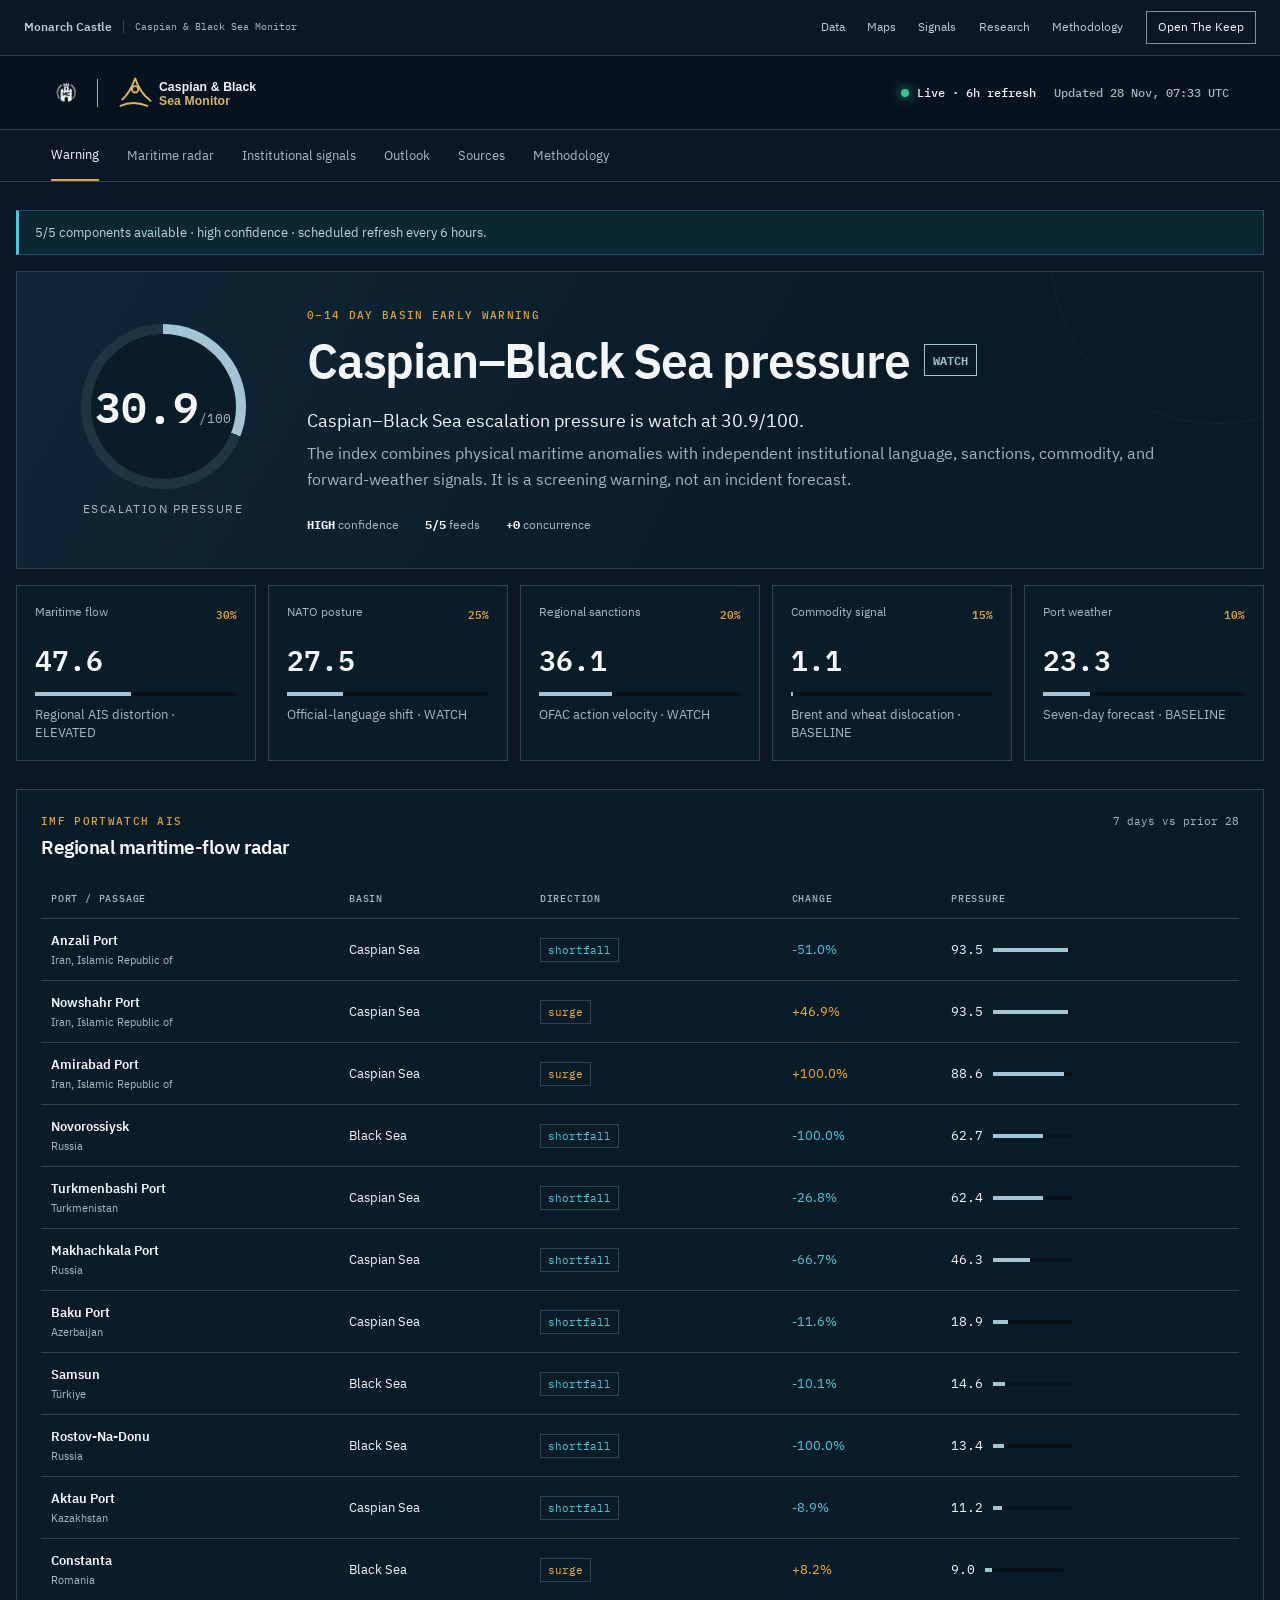
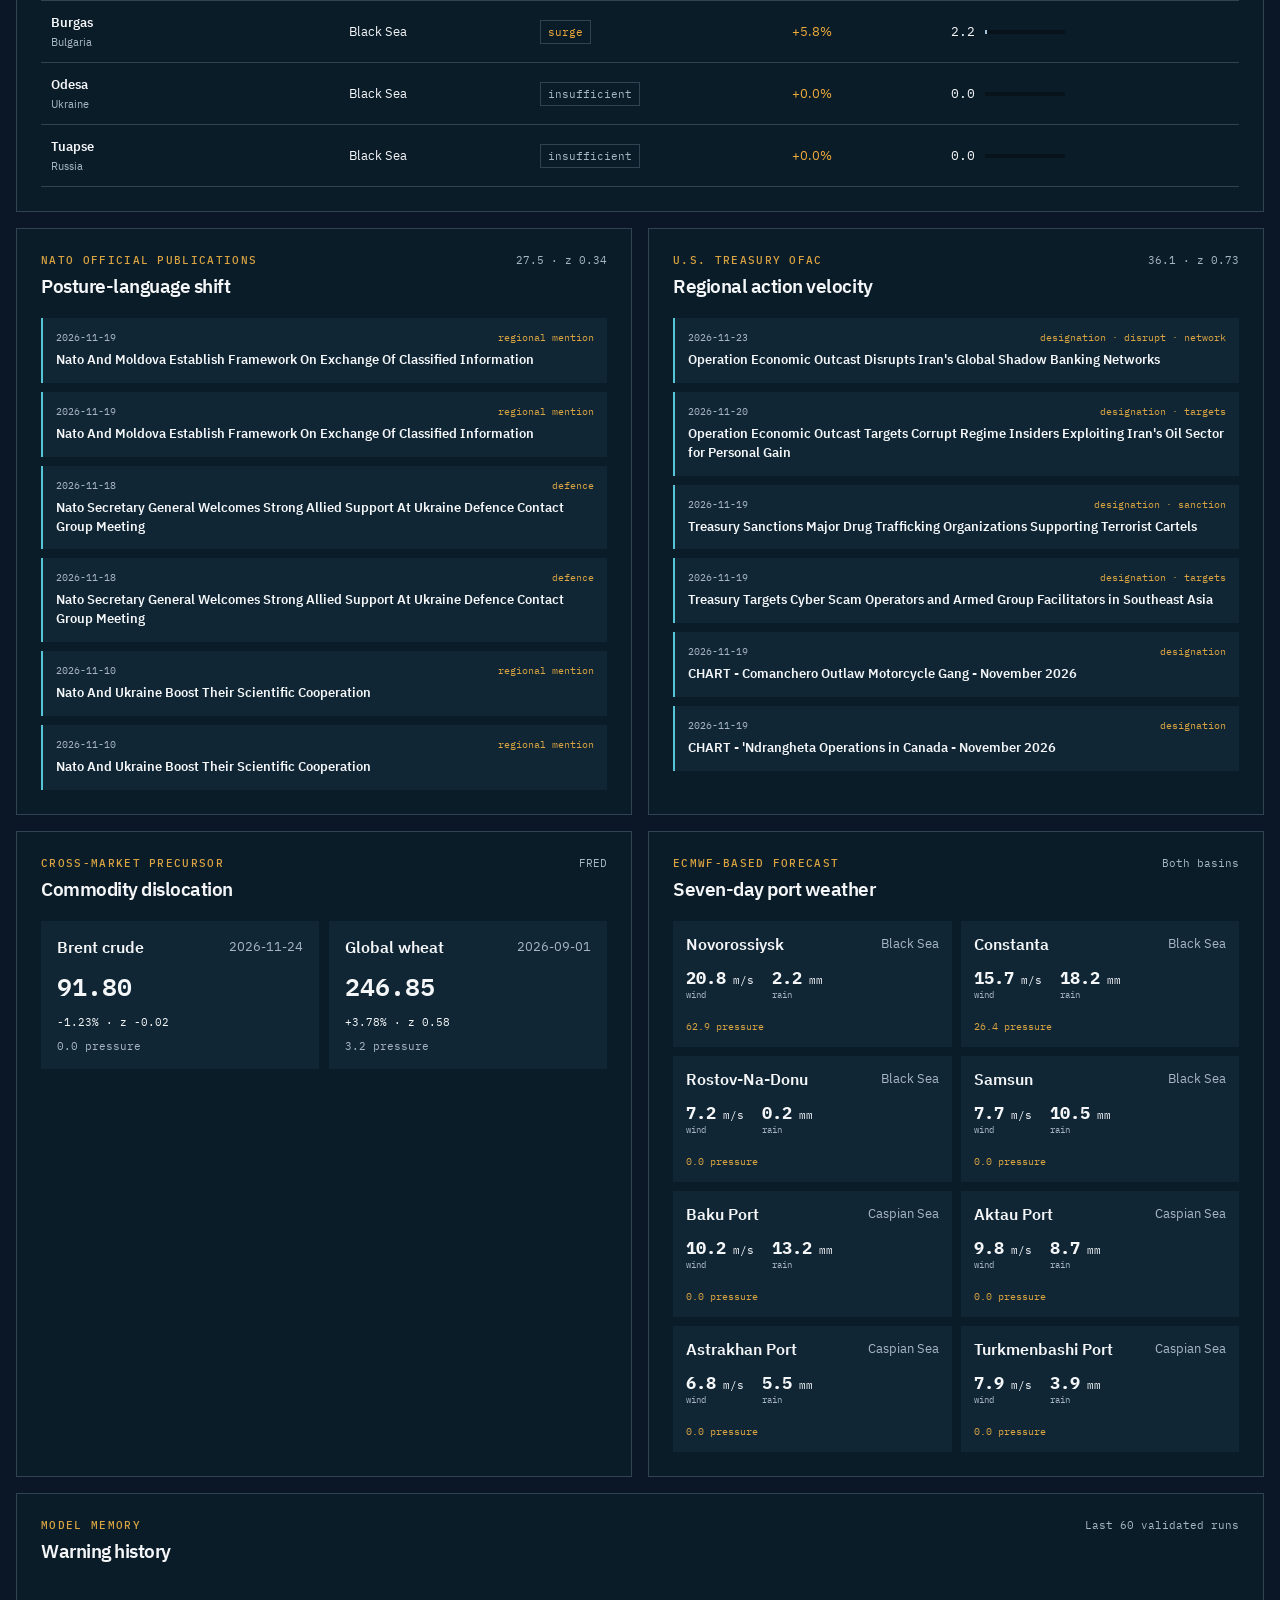
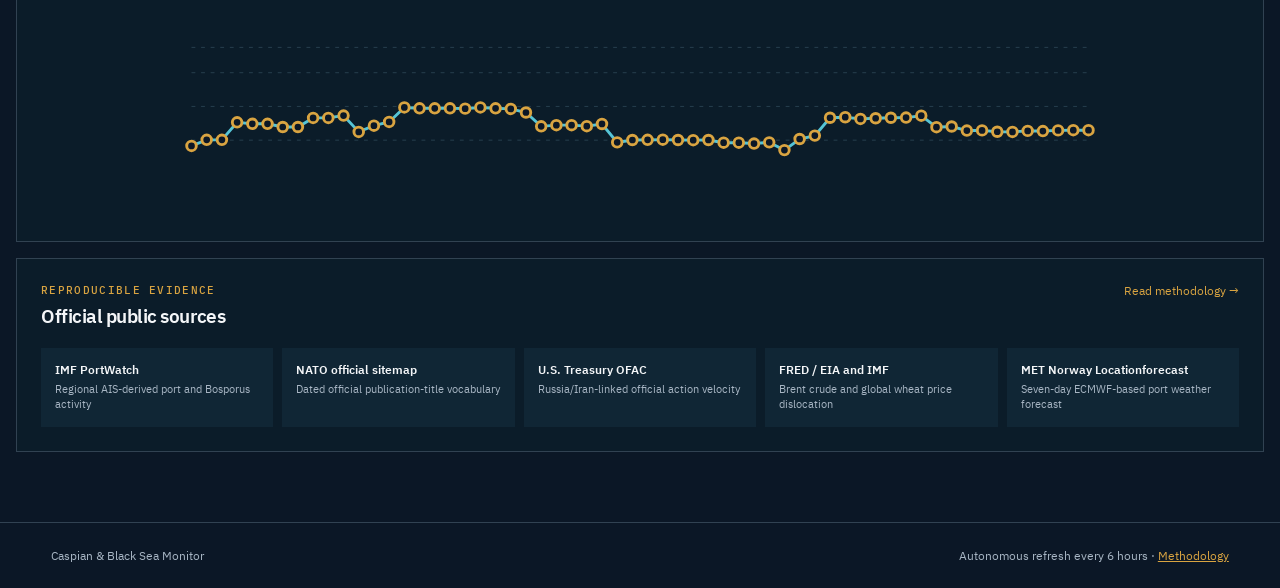
<file: index.html>
<!doctype html>
<html lang="en">
<head>
  <meta charset="utf-8">
  <meta name="viewport" content="width=device-width,initial-scale=1">
  <title>Caspian &amp; Black Sea Monitor — Early Warning</title>
  <meta name="description" content="Autonomous early warning for escalation pressure across the Caspian and Black Sea basins.">
  <meta name="theme-color" content="#06131e">
  <link rel="canonical" href="https://monarchcastletech.github.io/caspian-black-sea-monitor/">
  <link rel="icon" href="assets/product-logo.svg" type="image/svg+xml">
  <link rel="stylesheet" href="assets/style.css">
<link rel="stylesheet" href="./assets/monarch/design.css">
</head>
<body class="monarch-product" data-monarch-product="caspian-black-sea-monitor">
<header class="monarch-shell"><a class="monarch-shell-brand" href="https://monarchcastle.com/">Monarch Castle<span class="monarch-shell-product">Caspian &amp; Black Sea Monitor</span></a><nav aria-label="Monarch Castle collection"><a href="https://monarchcastle.com/datasets/">Data</a><a href="https://monarchcastle.com/products/">Maps</a><a href="https://monarchcastle.com/insights/">Signals</a><a href="https://monarchcastle.com/developers/">Research</a><a href="https://monarchcastle.com/methodology/">Methodology</a><a class="monarch-shell-keep" href="https://monarchcastle.com/platform/">Open The Keep</a></nav><details><summary>Collection</summary><nav aria-label="Monarch Castle collection"><a href="https://monarchcastle.com/datasets/">Data</a><a href="https://monarchcastle.com/products/">Maps</a><a href="https://monarchcastle.com/insights/">Signals</a><a href="https://monarchcastle.com/developers/">Research</a><a href="https://monarchcastle.com/methodology/">Methodology</a><a class="monarch-shell-keep" href="https://monarchcastle.com/platform/">Open The Keep</a></nav></details></header>
  <a class="skip-link" href="#overview">Skip to warning</a>
  <header class="site-header">
    <a class="brand" href="./" aria-label="Caspian and Black Sea Monitor home">
      <img class="mct-mark" src="assets/mct-mark.png" alt="Monarch Castle Technologies">
      <span class="brand-rule"></span>
      <img class="product-logo" src="assets/product-logo.svg" alt="Caspian and Black Sea Monitor">
    </a>
    <div class="live-meta"><span class="live-pill"><i></i><span id="mode">Loading</span></span><span id="generated">—</span></div>
  </header>
  <nav class="site-nav" aria-label="Primary">
    <a class="active" href="#overview">Warning</a>
    <a href="#maritime">Maritime radar</a>
    <a href="#institutional">Institutional signals</a>
    <a href="#outlook">Outlook</a>
    <a href="#sources">Sources</a>
    <a href="methodology/">Methodology</a>
  </nav>

  <main id="overview">
    <div class="status-strip" id="status-strip" role="status">Loading validated public data…</div>
    <section class="warning-panel" aria-labelledby="warning-title">
      <div class="score-block"><div class="score-ring" id="score-ring"><div><strong id="score">—</strong><span>/100</span></div></div><div class="score-caption">Escalation pressure</div></div>
      <div class="warning-copy">
        <p class="eyebrow">0–14 day basin early warning</p>
        <div class="warning-heading"><h1 id="warning-title">Caspian–Black Sea pressure</h1><span class="state-badge" id="status">—</span></div>
        <p class="headline" id="headline">Calculating current signal…</p>
        <p class="interpretation" id="interpretation"></p>
        <div class="warning-meta"><span><b id="confidence">—</b> confidence</span><span><b id="coverage">—</b> feeds</span><span><b id="bonus">—</b> concurrence</span></div>
      </div>
    </section>

    <section class="component-grid" id="components" aria-label="Warning components"></section>

    <section class="panel section-panel" id="maritime">
      <header class="panel-header"><div><p class="eyebrow">IMF PortWatch AIS</p><h2>Regional maritime-flow radar</h2></div><span class="panel-note">7 days vs prior 28</span></header>
      <div class="table-wrap"><table><thead><tr><th>Port / passage</th><th>Basin</th><th>Direction</th><th>Change</th><th>Pressure</th></tr></thead><tbody id="flow-rows"></tbody></table></div>
    </section>

    <section class="content-grid" id="institutional">
      <article class="panel">
        <header class="panel-header"><div><p class="eyebrow">NATO official publications</p><h2>Posture-language shift</h2></div><span class="panel-note" id="nato-meta">—</span></header>
        <div class="signal-list" id="nato-list"></div>
      </article>
      <article class="panel">
        <header class="panel-header"><div><p class="eyebrow">U.S. Treasury OFAC</p><h2>Regional action velocity</h2></div><span class="panel-note" id="ofac-meta">—</span></header>
        <div class="signal-list" id="ofac-list"></div>
      </article>
    </section>

    <section class="content-grid" id="outlook">
      <article class="panel">
        <header class="panel-header"><div><p class="eyebrow">Cross-market precursor</p><h2>Commodity dislocation</h2></div><span class="panel-note">FRED</span></header>
        <div class="market-grid" id="market-grid"></div>
      </article>
      <article class="panel">
        <header class="panel-header"><div><p class="eyebrow">ECMWF-based forecast</p><h2>Seven-day port weather</h2></div><span class="panel-note">Both basins</span></header>
        <div class="weather-grid" id="weather-grid"></div>
      </article>
    </section>

    <section class="panel section-panel">
      <header class="panel-header"><div><p class="eyebrow">Model memory</p><h2>Warning history</h2></div><span class="panel-note">Last 60 validated runs</span></header>
      <div class="chart" id="history-chart"></div>
    </section>

    <section class="panel section-panel" id="sources">
      <header class="panel-header"><div><p class="eyebrow">Reproducible evidence</p><h2>Official public sources</h2></div><a class="text-link" href="methodology/">Read methodology →</a></header>
      <div class="source-grid" id="source-grid"></div>
    </section>
  </main>
  <footer><span>Caspian &amp; Black Sea Monitor</span><span>Autonomous refresh every 6 hours · <a href="methodology/">Methodology</a></span></footer>
  <script src="assets/app.js"></script>
</body>
</html>
</file>
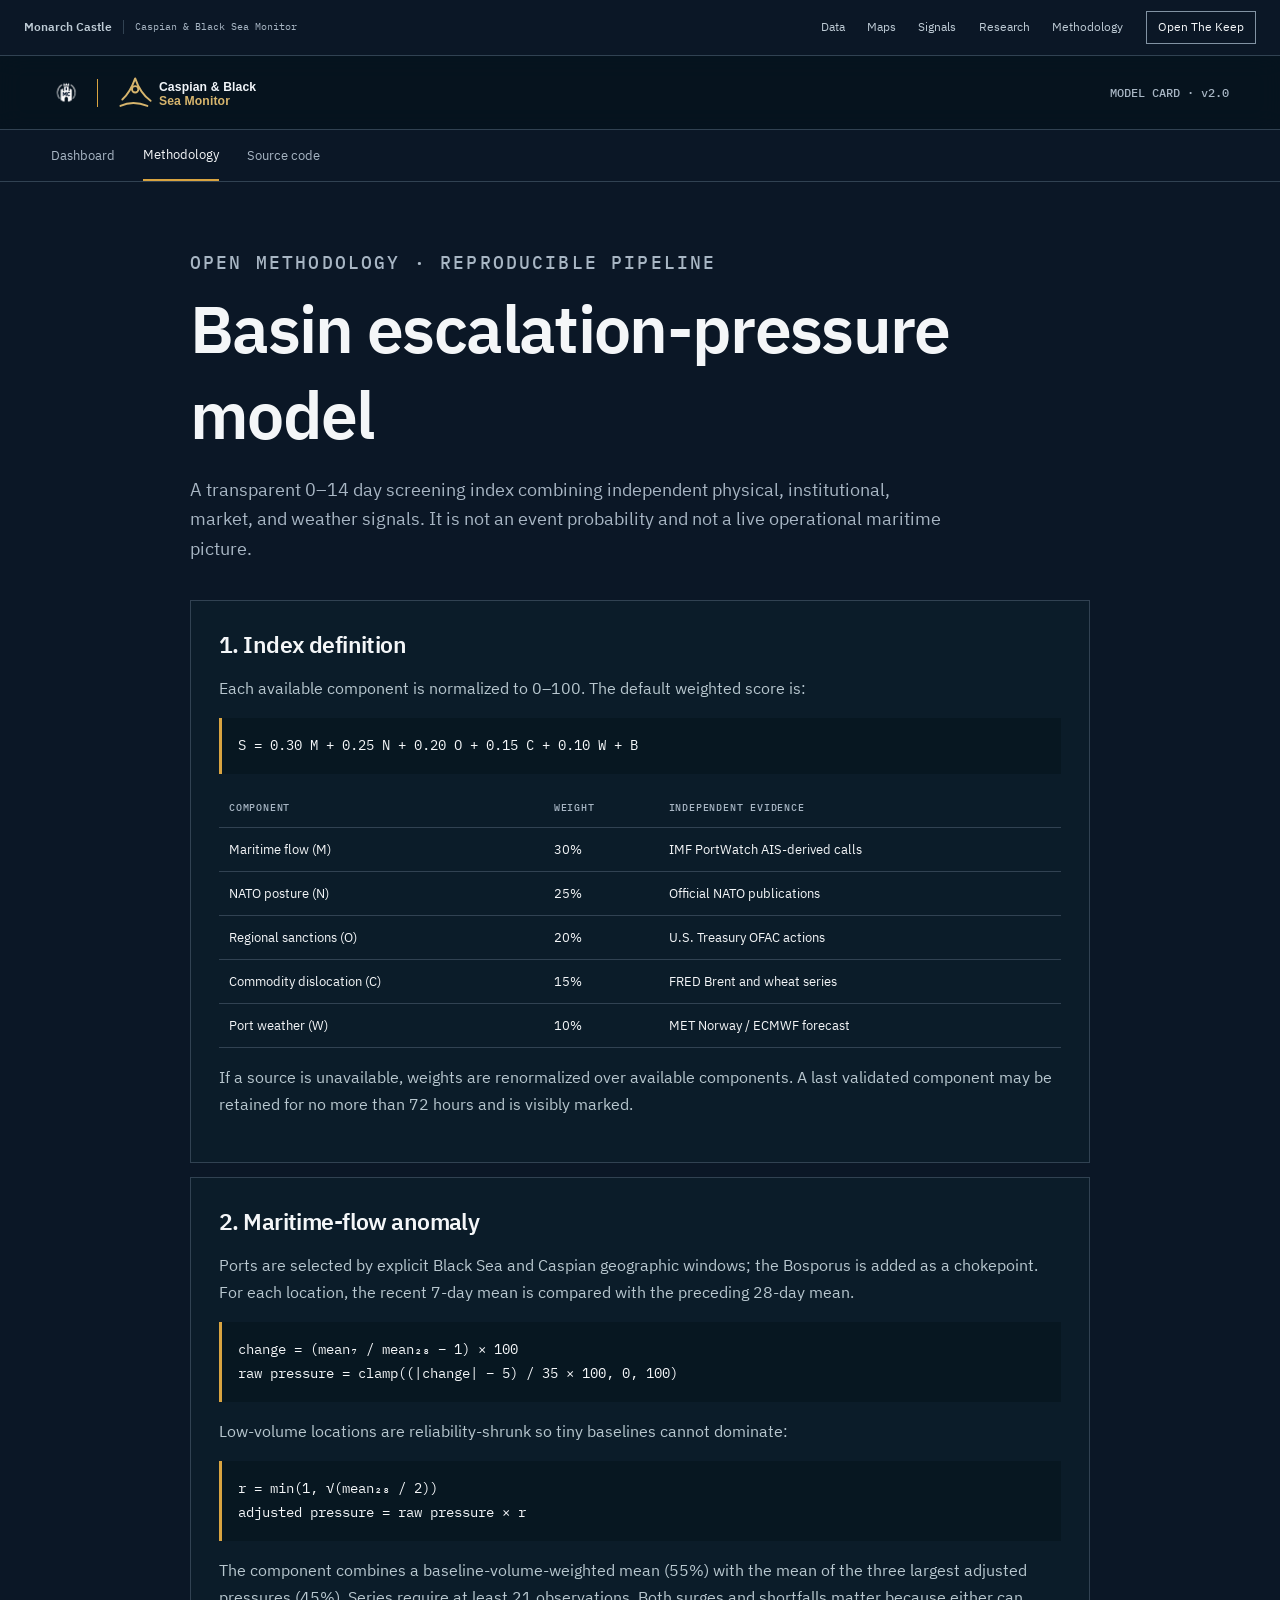
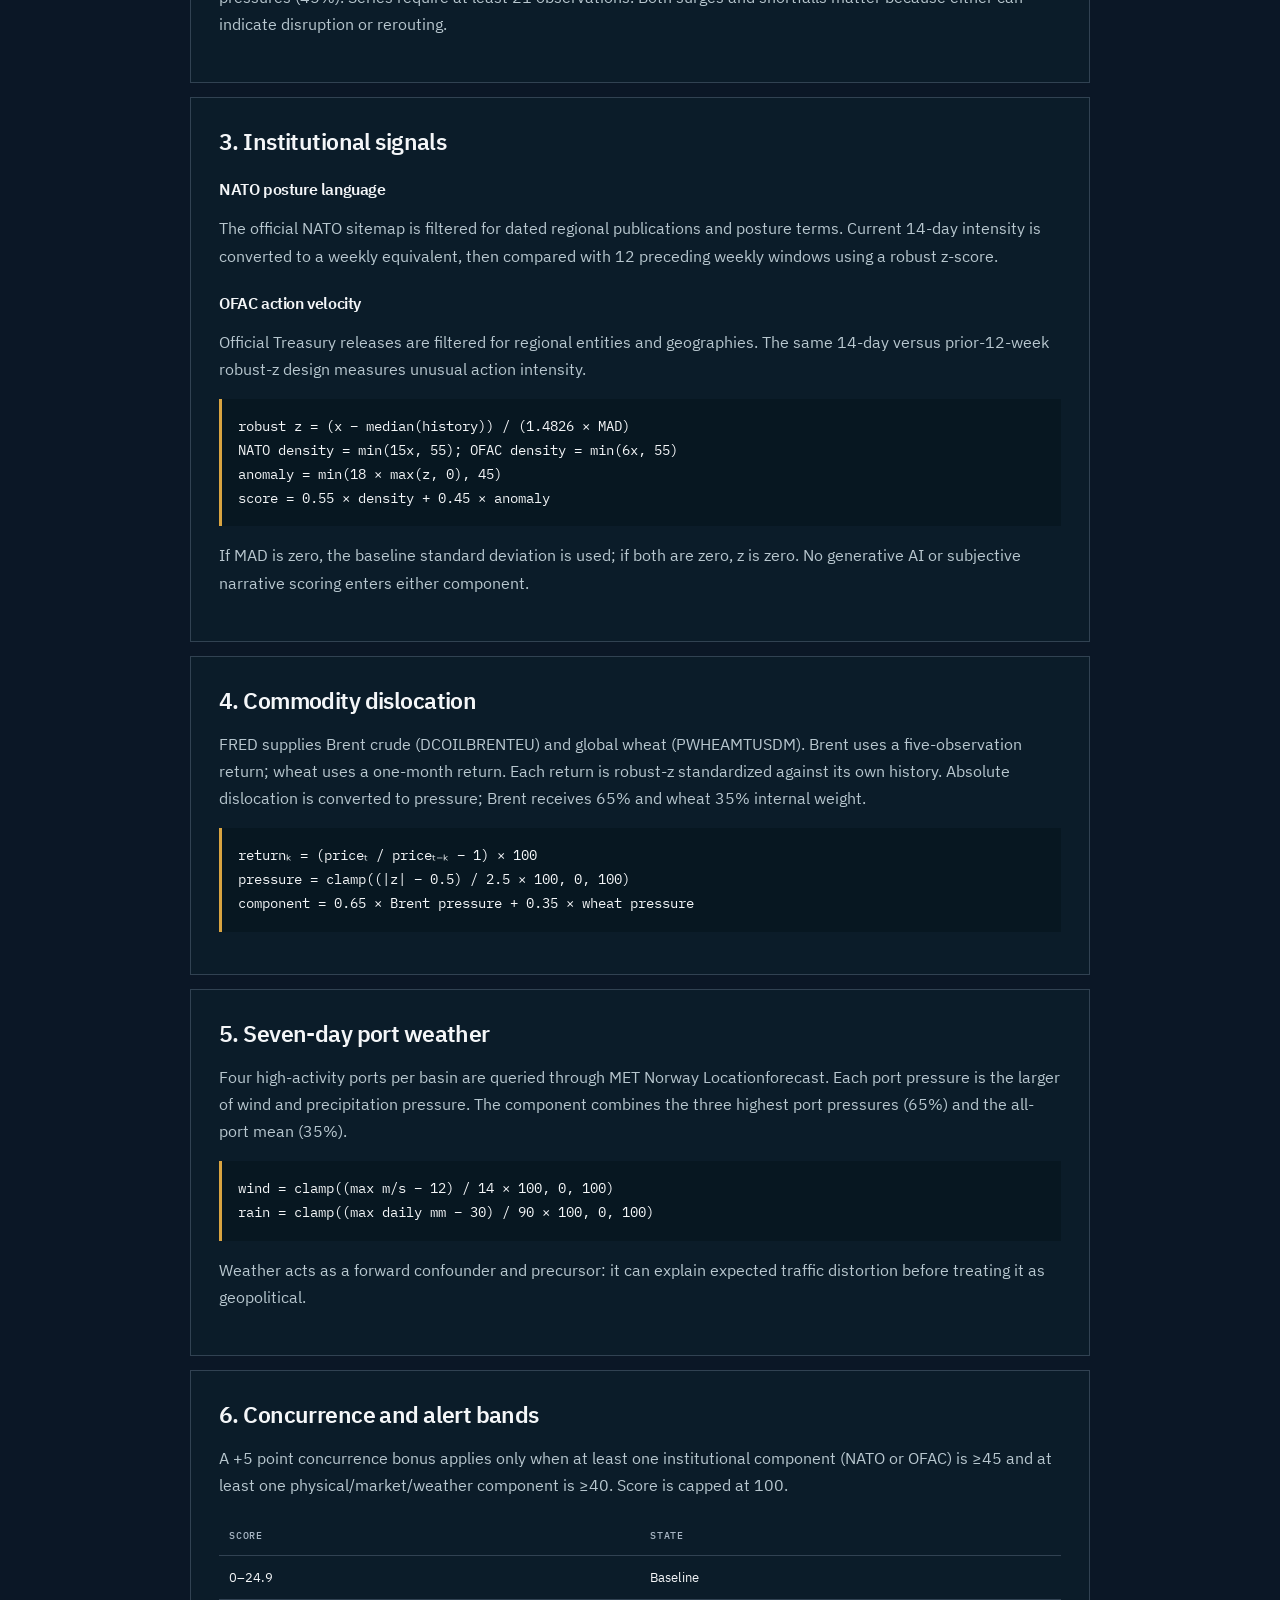
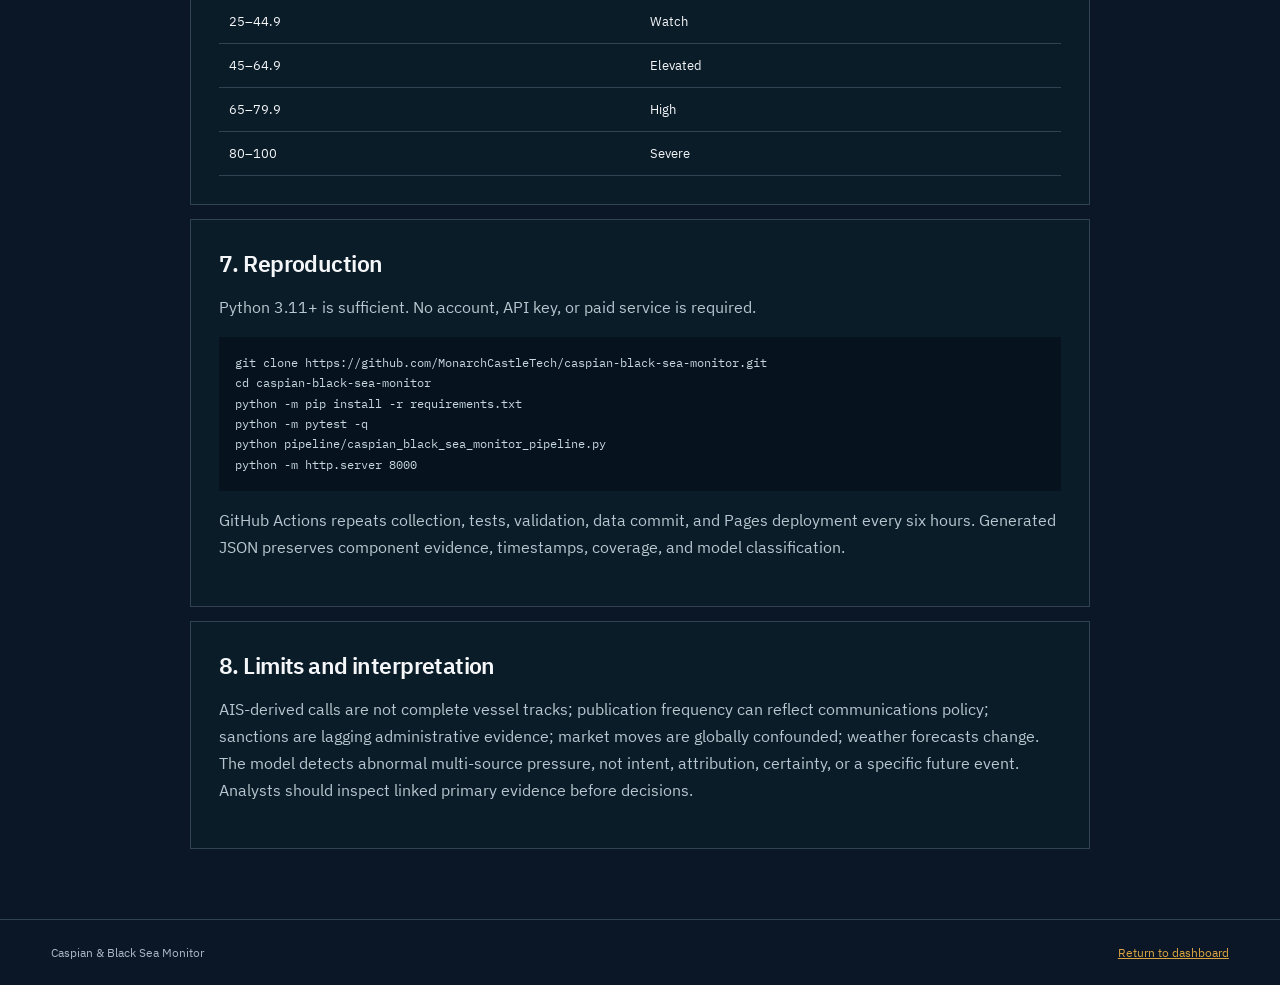
<file: methodology/index.html>
<!doctype html><html lang="en"><head><meta charset="utf-8"><meta name="viewport" content="width=device-width,initial-scale=1"><title>Methodology — Caspian &amp; Black Sea Monitor</title><meta name="description" content="Reproducible methodology for the autonomous Caspian and Black Sea escalation-pressure index."><meta name="theme-color" content="#06131e"><link rel="icon" href="../assets/product-logo.svg" type="image/svg+xml"><link rel="stylesheet" href="../assets/style.css"><link rel="stylesheet" href="../assets/monarch/design.css">
</head><body class="monarch-product" data-monarch-product="caspian-black-sea-monitor">
<header class="monarch-shell"><a class="monarch-shell-brand" href="https://monarchcastle.com/">Monarch Castle<span class="monarch-shell-product">Caspian &amp; Black Sea Monitor</span></a><nav aria-label="Monarch Castle collection"><a href="https://monarchcastle.com/datasets/">Data</a><a href="https://monarchcastle.com/products/">Maps</a><a href="https://monarchcastle.com/insights/">Signals</a><a href="https://monarchcastle.com/developers/">Research</a><a href="https://monarchcastle.com/methodology/">Methodology</a><a class="monarch-shell-keep" href="https://monarchcastle.com/platform/">Open The Keep</a></nav><details><summary>Collection</summary><nav aria-label="Monarch Castle collection"><a href="https://monarchcastle.com/datasets/">Data</a><a href="https://monarchcastle.com/products/">Maps</a><a href="https://monarchcastle.com/insights/">Signals</a><a href="https://monarchcastle.com/developers/">Research</a><a href="https://monarchcastle.com/methodology/">Methodology</a><a class="monarch-shell-keep" href="https://monarchcastle.com/platform/">Open The Keep</a></nav></details></header>
<header class="site-header"><a class="brand" href="../"><img class="mct-mark" src="../assets/mct-mark.png" alt="Monarch Castle Technologies"><span class="brand-rule"></span><img class="product-logo" src="../assets/product-logo.svg" alt="Caspian and Black Sea Monitor"></a><div class="live-meta">MODEL CARD · v2.0</div></header>
<nav class="site-nav"><a href="../">Dashboard</a><a class="active" href="./">Methodology</a><a href="https://github.com/MonarchCastleTech/caspian-black-sea-monitor">Source code</a></nav>
<main class="method-main"><header class="method-hero"><p class="eyebrow">Open methodology · reproducible pipeline</p><h1>Basin escalation-pressure model</h1><p>A transparent 0–14 day screening index combining independent physical, institutional, market, and weather signals. It is not an event probability and not a live operational maritime picture.</p></header>
<section class="method-section"><h2>1. Index definition</h2><p>Each available component is normalized to 0–100. The default weighted score is:</p><p class="formula">S = 0.30 M + 0.25 N + 0.20 O + 0.15 C + 0.10 W + B</p><table class="weight-table"><thead><tr><th>Component</th><th>Weight</th><th>Independent evidence</th></tr></thead><tbody><tr><td>Maritime flow (M)</td><td>30%</td><td>IMF PortWatch AIS-derived calls</td></tr><tr><td>NATO posture (N)</td><td>25%</td><td>Official NATO publications</td></tr><tr><td>Regional sanctions (O)</td><td>20%</td><td>U.S. Treasury OFAC actions</td></tr><tr><td>Commodity dislocation (C)</td><td>15%</td><td>FRED Brent and wheat series</td></tr><tr><td>Port weather (W)</td><td>10%</td><td>MET Norway / ECMWF forecast</td></tr></tbody></table><p>If a source is unavailable, weights are renormalized over available components. A last validated component may be retained for no more than 72 hours and is visibly marked.</p></section>
<section class="method-section"><h2>2. Maritime-flow anomaly</h2><p>Ports are selected by explicit Black Sea and Caspian geographic windows; the Bosporus is added as a chokepoint. For each location, the recent 7-day mean is compared with the preceding 28-day mean.</p><p class="formula">change = (mean₇ / mean₂₈ − 1) × 100<br>raw pressure = clamp((|change| − 5) / 35 × 100, 0, 100)</p><p>Low-volume locations are reliability-shrunk so tiny baselines cannot dominate:</p><p class="formula">r = min(1, √(mean₂₈ / 2))<br>adjusted pressure = raw pressure × r</p><p>The component combines a baseline-volume-weighted mean (55%) with the mean of the three largest adjusted pressures (45%). Series require at least 21 observations. Both surges and shortfalls matter because either can indicate disruption or rerouting.</p></section>
<section class="method-section"><h2>3. Institutional signals</h2><h3>NATO posture language</h3><p>The official NATO sitemap is filtered for dated regional publications and posture terms. Current 14-day intensity is converted to a weekly equivalent, then compared with 12 preceding weekly windows using a robust z-score.</p><h3>OFAC action velocity</h3><p>Official Treasury releases are filtered for regional entities and geographies. The same 14-day versus prior-12-week robust-z design measures unusual action intensity.</p><p class="formula">robust z = (x − median(history)) / (1.4826 × MAD)<br>NATO density = min(15x, 55); OFAC density = min(6x, 55)<br>anomaly = min(18 × max(z, 0), 45)<br>score = 0.55 × density + 0.45 × anomaly</p><p>If MAD is zero, the baseline standard deviation is used; if both are zero, z is zero. No generative AI or subjective narrative scoring enters either component.</p></section>
<section class="method-section"><h2>4. Commodity dislocation</h2><p>FRED supplies Brent crude (DCOILBRENTEU) and global wheat (PWHEAMTUSDM). Brent uses a five-observation return; wheat uses a one-month return. Each return is robust-z standardized against its own history. Absolute dislocation is converted to pressure; Brent receives 65% and wheat 35% internal weight.</p><p class="formula">returnₖ = (priceₜ / priceₜ₋ₖ − 1) × 100<br>pressure = clamp((|z| − 0.5) / 2.5 × 100, 0, 100)<br>component = 0.65 × Brent pressure + 0.35 × wheat pressure</p></section>
<section class="method-section"><h2>5. Seven-day port weather</h2><p>Four high-activity ports per basin are queried through MET Norway Locationforecast. Each port pressure is the larger of wind and precipitation pressure. The component combines the three highest port pressures (65%) and the all-port mean (35%).</p><p class="formula">wind = clamp((max m/s − 12) / 14 × 100, 0, 100)<br>rain = clamp((max daily mm − 30) / 90 × 100, 0, 100)</p><p>Weather acts as a forward confounder and precursor: it can explain expected traffic distortion before treating it as geopolitical.</p></section>
<section class="method-section"><h2>6. Concurrence and alert bands</h2><p>A +5 point concurrence bonus applies only when at least one institutional component (NATO or OFAC) is ≥45 and at least one physical/market/weather component is ≥40. Score is capped at 100.</p><table class="weight-table"><thead><tr><th>Score</th><th>State</th></tr></thead><tbody><tr><td>0–24.9</td><td>Baseline</td></tr><tr><td>25–44.9</td><td>Watch</td></tr><tr><td>45–64.9</td><td>Elevated</td></tr><tr><td>65–79.9</td><td>High</td></tr><tr><td>80–100</td><td>Severe</td></tr></tbody></table></section>
<section class="method-section"><h2>7. Reproduction</h2><p>Python 3.11+ is sufficient. No account, API key, or paid service is required.</p><pre>git clone https://github.com/MonarchCastleTech/caspian-black-sea-monitor.git
cd caspian-black-sea-monitor
python -m pip install -r requirements.txt
python -m pytest -q
python pipeline/caspian_black_sea_monitor_pipeline.py
python -m http.server 8000</pre><p>GitHub Actions repeats collection, tests, validation, data commit, and Pages deployment every six hours. Generated JSON preserves component evidence, timestamps, coverage, and model classification.</p></section>
<section class="method-section"><h2>8. Limits and interpretation</h2><p>AIS-derived calls are not complete vessel tracks; publication frequency can reflect communications policy; sanctions are lagging administrative evidence; market moves are globally confounded; weather forecasts change. The model detects abnormal multi-source pressure, not intent, attribution, certainty, or a specific future event. Analysts should inspect linked primary evidence before decisions.</p></section></main><footer><span>Caspian &amp; Black Sea Monitor</span><span><a href="../">Return to dashboard</a></span></footer></body></html>
</file>
<file: assets/style.css>
@import url('https://fonts.googleapis.com/css2?family=IBM+Plex+Mono:wght@400;500;600&family=Inter:wght@400;500;600;700&display=swap');
:root{--bg:#06131e;--surface:#0b1c29;--surface2:#102635;--line:#263d4c;--text:#eef4f6;--muted:#8fa6b3;--gold:#d9a441;--cyan:#55c4d6;--green:#39c28f;--amber:#efab3a;--red:#ee6363;--accent:var(--amber);font-family:Inter,system-ui,sans-serif;color-scheme:dark}
*{box-sizing:border-box}html{scroll-behavior:smooth}body{margin:0;background:radial-gradient(circle at 80% -20%,#123447 0,transparent 38%),var(--bg);color:var(--text);min-width:0}body[data-status="normal"]{--accent:var(--green)}body[data-status="watch"]{--accent:var(--amber)}body[data-status="elevated"]{--accent:#f1843c}body[data-status="severe"],body[data-status="critical"]{--accent:var(--red)}a{color:inherit}.skip-link{position:fixed;left:1rem;top:-5rem;background:var(--text);color:var(--bg);padding:.7rem 1rem;z-index:20}.skip-link:focus{top:1rem}.site-header{height:74px;display:flex;align-items:center;justify-content:space-between;padding:0 clamp(1rem,4vw,4.5rem);border-bottom:1px solid var(--line);background:#06131ee8;backdrop-filter:blur(12px);position:relative;z-index:2}.brand{display:flex;align-items:center;gap:16px;text-decoration:none;min-width:0}.mct-mark{width:30px;height:30px;object-fit:contain}.brand-rule{height:28px;width:1px;background:var(--gold)}.product-logo{height:41px;width:auto;max-width:min(340px,55vw)}.live-meta{display:flex;align-items:center;gap:18px;color:var(--muted);font:500 12px 'IBM Plex Mono',monospace}.live-pill{display:flex;align-items:center;gap:8px;color:var(--text)}.live-pill i{width:8px;height:8px;border-radius:50%;background:var(--green);box-shadow:0 0 12px var(--green)}.site-nav{display:flex;gap:28px;padding:0 clamp(1rem,4vw,4.5rem);height:52px;align-items:center;border-bottom:1px solid var(--line);overflow-x:auto;white-space:nowrap}.site-nav a{height:100%;display:flex;align-items:center;text-decoration:none;color:var(--muted);font-size:13px}.site-nav a:hover,.site-nav .active{color:var(--text);border-bottom:2px solid var(--gold)}main{width:min(1380px,calc(100% - 2rem));margin:28px auto 70px}.status-strip{padding:13px 16px;border:1px solid #25506a;border-left:3px solid var(--cyan);background:#0a2633;color:#b9d7df;font-size:13px;margin-bottom:16px}.warning-panel{display:grid;grid-template-columns:220px 1fr;gap:34px;align-items:center;padding:36px;background:linear-gradient(120deg,#102636,#0a1b28 65%);border:1px solid var(--line);position:relative;overflow:hidden}.warning-panel:after{content:"";position:absolute;width:330px;height:330px;border:1px solid #ffffff0a;border-radius:50%;right:-120px;top:-180px}.score-block{text-align:center}.score-ring{--score:0deg;width:165px;height:165px;margin:auto;border-radius:50%;background:conic-gradient(var(--accent) var(--score),#1d3442 0);display:grid;place-items:center;position:relative}.score-ring:before{content:"";position:absolute;inset:10px;border-radius:50%;background:var(--surface)}.score-ring div{position:relative}.score-ring strong{font:600 43px 'IBM Plex Mono',monospace}.score-ring span{color:var(--muted);font:13px 'IBM Plex Mono',monospace}.score-caption{margin-top:12px;color:var(--muted);font-size:12px;text-transform:uppercase;letter-spacing:.12em}.eyebrow{margin:0 0 7px;color:var(--gold);font:500 11px 'IBM Plex Mono',monospace;text-transform:uppercase;letter-spacing:.12em}.warning-heading{display:flex;align-items:center;gap:14px;flex-wrap:wrap}.warning-heading h1{margin:0;font-size:clamp(27px,4vw,48px);letter-spacing:-.04em}.state-badge{border:1px solid var(--accent);color:var(--accent);font:600 12px 'IBM Plex Mono',monospace;padding:5px 8px}.headline{font-size:18px;margin:18px 0 8px}.interpretation{color:var(--muted);line-height:1.65;max-width:850px;margin:0}.warning-meta{display:flex;gap:26px;margin-top:24px;color:var(--muted);font-size:12px}.warning-meta b{color:var(--text);font-family:'IBM Plex Mono',monospace}.component-grid{display:grid;grid-template-columns:repeat(5,minmax(0,1fr));gap:12px;margin:16px 0 28px}.component-card,.panel{background:var(--surface);border:1px solid var(--line)}.component-card{padding:18px;min-width:0}.component-top{display:flex;justify-content:space-between;gap:8px;color:var(--muted);font-size:12px}.component-top b{color:var(--gold);font:600 11px 'IBM Plex Mono',monospace}.component-card>strong{display:block;font:600 28px 'IBM Plex Mono',monospace;margin:14px 0 10px}.component-card small{display:block;color:var(--muted);line-height:1.4;margin-top:9px}.meter{height:4px;background:#07121a}.meter i{height:100%;display:block;background:var(--accent)}.section-panel{margin:0 0 16px}.panel{padding:24px;min-width:0}.panel-header{display:flex;align-items:flex-start;justify-content:space-between;gap:16px;margin-bottom:20px}.panel-header h2{font-size:19px;margin:0}.panel-note{color:var(--muted);font:11px 'IBM Plex Mono',monospace}.table-wrap{overflow-x:auto}table{width:100%;border-collapse:collapse;min-width:700px}th,td{text-align:left;border-bottom:1px solid var(--line);padding:13px 10px;font-size:13px}th{color:var(--muted);font:500 10px 'IBM Plex Mono',monospace;text-transform:uppercase;letter-spacing:.08em}td small{display:block;color:var(--muted);margin-top:4px}.direction{display:inline-block;border:1px solid var(--line);padding:4px 7px;color:var(--muted);font:11px 'IBM Plex Mono',monospace}.direction.surge,.positive{color:var(--amber)}.direction.shortfall,.negative{color:var(--cyan)}.inline-score{display:flex;align-items:center;gap:10px;font-family:'IBM Plex Mono',monospace}.inline-score i{width:80px;height:4px;background:#07121a}.inline-score em{height:100%;display:block;background:var(--accent)}.content-grid{display:grid;grid-template-columns:1fr 1fr;gap:16px;margin:0 0 16px}.signal-list{display:grid;gap:9px}.signal{display:block;padding:13px;background:var(--surface2);border-left:2px solid var(--cyan);text-decoration:none}.signal:hover{background:#163041}.signal div{display:flex;justify-content:space-between;gap:10px;color:var(--muted);font:10px 'IBM Plex Mono',monospace}.signal em{font-style:normal;color:var(--gold)}.signal b{display:block;font-size:13px;line-height:1.45;margin-top:7px}.market-grid{display:grid;grid-template-columns:1fr 1fr;gap:10px}.market-card{padding:16px;background:var(--surface2);text-decoration:none;display:grid;gap:10px}.market-card div{display:flex;justify-content:space-between;gap:10px}.market-card small{color:var(--muted)}.market-card strong{font:600 25px 'IBM Plex Mono',monospace}.market-card span,.market-card em{font:11px 'IBM Plex Mono',monospace}.market-card em{color:var(--muted);font-style:normal}.weather-grid{display:grid;grid-template-columns:repeat(2,1fr);gap:9px}.weather-card{padding:13px;background:var(--surface2)}.weather-card>div:first-child{display:flex;justify-content:space-between}.weather-card small{color:var(--muted)}.weather-values{display:flex;gap:18px;margin:13px 0}.weather-values span{font:11px 'IBM Plex Mono',monospace}.weather-values b{font-size:17px}.weather-values small{display:block}.weather-card em{font:10px 'IBM Plex Mono',monospace;color:var(--gold);font-style:normal}.chart{min-height:210px}.chart svg{width:100%;height:230px;overflow:visible}.gridline{stroke:#27404f;stroke-dasharray:4 6}.history-line{stroke:var(--cyan);stroke-width:3;fill:none}.history-point{fill:var(--bg);stroke:var(--gold);stroke-width:3}.source-grid{display:grid;grid-template-columns:repeat(5,1fr);gap:9px}.source-grid a{padding:14px;background:var(--surface2);text-decoration:none;min-width:0}.source-grid b,.source-grid span{display:block}.source-grid b{font-size:12px}.source-grid span{color:var(--muted);font-size:11px;line-height:1.4;margin-top:5px}.text-link{color:var(--gold);font-size:12px;text-decoration:none}.empty{color:var(--muted);padding:20px!important}footer{display:flex;justify-content:space-between;gap:20px;border-top:1px solid var(--line);padding:25px clamp(1rem,4vw,4.5rem);color:var(--muted);font-size:12px}footer a{color:var(--gold)}
.method-main{width:min(900px,calc(100% - 2rem))}.method-hero{padding:38px 0 18px}.method-hero h1{font-size:clamp(35px,7vw,66px);margin:0;letter-spacing:-.05em}.method-hero p{font-size:18px;color:var(--muted);line-height:1.65;max-width:760px}.method-section{padding:28px;margin-bottom:14px;background:var(--surface);border:1px solid var(--line)}.method-section h2{margin:0 0 16px;font-size:23px}.method-section h3{margin:23px 0 8px;font-size:16px}.method-section p,.method-section li{color:#b8c7cf;line-height:1.7}.method-section code{font-family:'IBM Plex Mono',monospace;color:#f6ca73;background:#06131e;padding:2px 5px}.formula{padding:16px;border-left:3px solid var(--gold);background:#071721;color:var(--text)!important;font:14px/1.7 'IBM Plex Mono',monospace;overflow-x:auto}.weight-table{min-width:0}.method-section pre{overflow-x:auto;background:#06131e;padding:16px;color:#c6d7de;font:12px/1.7 'IBM Plex Mono',monospace}
@media(max-width:900px){.component-grid{grid-template-columns:repeat(2,1fr)}.component-card:last-child{grid-column:span 2}.content-grid{grid-template-columns:1fr}.source-grid{grid-template-columns:repeat(2,1fr)}.live-meta>span:last-child{display:none}}
@media(max-width:620px){.site-header{height:64px;padding:0 1rem}.mct-mark{width:25px;height:25px}.brand-rule{height:24px}.product-logo{height:34px;max-width:58vw}.site-nav{padding:0 1rem;gap:21px}.warning-panel{grid-template-columns:1fr;padding:24px}.score-ring{width:135px;height:135px}.score-ring strong{font-size:35px}.warning-copy{text-align:center}.warning-heading,.warning-meta{justify-content:center}.warning-meta{gap:15px;flex-wrap:wrap}.component-grid{grid-template-columns:1fr}.component-card:last-child{grid-column:auto}.panel{padding:18px}.market-grid,.weather-grid,.source-grid{grid-template-columns:1fr}.panel-header{align-items:flex-start}.signal div{display:block}.signal em{display:block;margin-top:4px}.inline-score i{width:55px}footer{display:block;line-height:1.8}}
body[data-status="baseline"]{--accent:var(--green)}
@media(prefers-reduced-motion:reduce){html{scroll-behavior:auto}}
</file>
<file: assets/monarch/design.css>
/* Monarch Castle public product design, version 2026.10. Source: main site. */
@font-face{font-family:"IBM Plex Sans";src:url("./fonts/IBMPlexSans-Regular.woff2") format("woff2");font-weight:400;font-display:swap}
@font-face{font-family:"IBM Plex Sans";src:url("./fonts/IBMPlexSans-SemiBold.woff2") format("woff2");font-weight:600 800;font-display:swap}
@font-face{font-family:"IBM Plex Mono";src:url("./fonts/IBMPlexMono-Regular.woff2") format("woff2");font-weight:400;font-display:swap}
:root{--monarch-shell-height:3.5rem;--monarch-navy:#0B1726;--monarch-paper:#F4F6F8;--monarch-steel:#315E7C;--monarch-bronze:#9B8357}
body.monarch-product{
 --bg:#0B1726;--bg-primary:#0B1726;--bg-secondary:#122232;--bg-panel:#122232;--bg-panel-soft:#162A3B;--bg-card:#122232;--bg-hover:#1D3345;--bg-map:#0B1726;--ocean:#0B1726;--bg-deep:#080F18;--panel:#122232;--panel-2:#162A3B;--panel-soft:#162A3B;--panel-raised:#162A3B;--card:#122232;--elev:#122232;
 --border:#314252;--border-2:#4D6376;--border-soft:#243746;--border-strong:#4D6376;--line:#314252;
 --text:#F4F6F8;--text-primary:#F4F6F8;--text-secondary:#BECBD5;--text-2:#A8B6C4;--text-3:#8498AA;--text-muted:#A8B6C4;--text-faint:#8498AA;--muted:#A8B6C4;--faint:#8498AA;
 --accent:#A2C4D5;--accent-hover:#D6E4ED;--accent-soft:rgba(162,196,213,.12);--signal:#A2C4D5;--signal-strong:#D6E4ED;
 --sans:"IBM Plex Sans",Arial,sans-serif;--serif:var(--sans);--mono:"IBM Plex Mono",monospace;--font-sans:var(--sans);--font-serif:var(--sans);--font-heading:var(--sans);--font-body:var(--sans);--font-mono:var(--mono);
 font-family:var(--sans);background:var(--bg);font-variant-numeric:tabular-nums;
}
.monarch-product h1,.monarch-product h2,.monarch-product h3,.monarch-product h4{font-family:"IBM Plex Sans",Arial,sans-serif!important;letter-spacing:-.025em}
.monarch-product .topbar,.monarch-product .header,.monarch-product .site-nav{background:#0B1726;border-color:#314252}
.monarch-product :focus-visible{outline:3px solid #B99558;outline-offset:3px}
.monarch-shell{box-sizing:border-box!important;height:var(--monarch-shell-height)!important;min-height:var(--monarch-shell-height)!important;width:100%!important;display:flex!important;align-items:center!important;justify-content:space-between!important;gap:1.5rem!important;padding:0 1.5rem!important;background:#0B1726!important;border:0!important;border-bottom:1px solid #314252!important;color:#F4F6F8!important;position:relative;z-index:150;font:400 12px/1.4 "IBM Plex Sans",Arial,sans-serif!important;flex-shrink:0}
.monarch-shell *{box-sizing:border-box}
.monarch-shell-brand{display:flex!important;align-items:center!important;gap:.7rem!important;color:#F4F6F8!important;text-decoration:none!important;white-space:nowrap!important;font-weight:600!important;font-size:13px!important}
.monarch-shell-product{font:400 10px/1.4 "IBM Plex Mono",monospace!important;letter-spacing:0!important;text-transform:none!important;color:#A8B6C4!important;border-left:1px solid #314252!important;padding-left:.7rem!important;max-width:21rem;overflow:hidden;text-overflow:ellipsis}
.monarch-shell nav{display:flex!important;align-items:center!important;gap:1.4rem!important;position:static!important;width:auto!important;background:transparent!important;margin:0!important;padding:0!important;border:0!important}
.monarch-shell a{color:#BECBD5!important;text-decoration:none!important;white-space:nowrap!important;font-size:12px!important;line-height:1.4!important;letter-spacing:0!important;text-transform:none!important}
.monarch-shell a:hover{text-decoration:underline!important;color:#FFF!important}
.monarch-shell .monarch-shell-keep{padding:.45rem .7rem!important;border:1px solid #8293A3!important;color:#F4F6F8!important}
.monarch-shell details{display:none;position:relative}
.monarch-shell summary{cursor:pointer;padding:.5rem;font-size:12px}
.monarch-product-surface{position:relative;transform:translateZ(0);height:calc(100dvh - var(--monarch-shell-height));min-height:0;overflow:hidden}
.monarch-product-surface #root,.monarch-product-surface .esg-app{height:100%;min-height:0}
.monarch-product-surface .min-h-screen{min-height:100%!important}
.monarch-product-surface .h-screen,.monarch-product-surface .h-dvh{height:100%!important}
body[data-monarch-product="nuclear-energy-intelligence"] .site-nav{top:var(--monarch-shell-height)}
body[data-monarch-product="georisk"]>.monarch-shell{position:fixed;top:0}
body[data-monarch-product="georisk"] .shell-topbar{top:var(--monarch-shell-height)}
body[data-monarch-product="georisk"] .shell-sidebar{top:calc(4rem + var(--monarch-shell-height));height:calc(100dvh - 4rem - var(--monarch-shell-height))}
body[data-monarch-product="georisk"] main.min-h-screen{padding-top:calc(4rem + var(--monarch-shell-height))}
@media(max-width:900px){.monarch-shell-product{max-width:14rem}.monarch-shell>nav{display:none!important}.monarch-shell details{display:block}.monarch-shell details[open]>nav{position:absolute!important;right:0!important;top:2.3rem!important;display:flex!important;flex-direction:column!important;align-items:stretch!important;gap:1rem!important;width:12rem!important;padding:1.25rem!important;background:#0B1726!important;border:1px solid #314252!important;z-index:200}}
@media(max-width:480px){.monarch-shell{padding:0 1rem!important;gap:.5rem!important}.monarch-shell-product{display:none}.monarch-shell-brand{font-size:12px!important}}
@media(prefers-reduced-motion:reduce){.monarch-product *,.monarch-product *::before,.monarch-product *::after{animation:none!important;transition:none!important;scroll-behavior:auto!important}}
</file>
